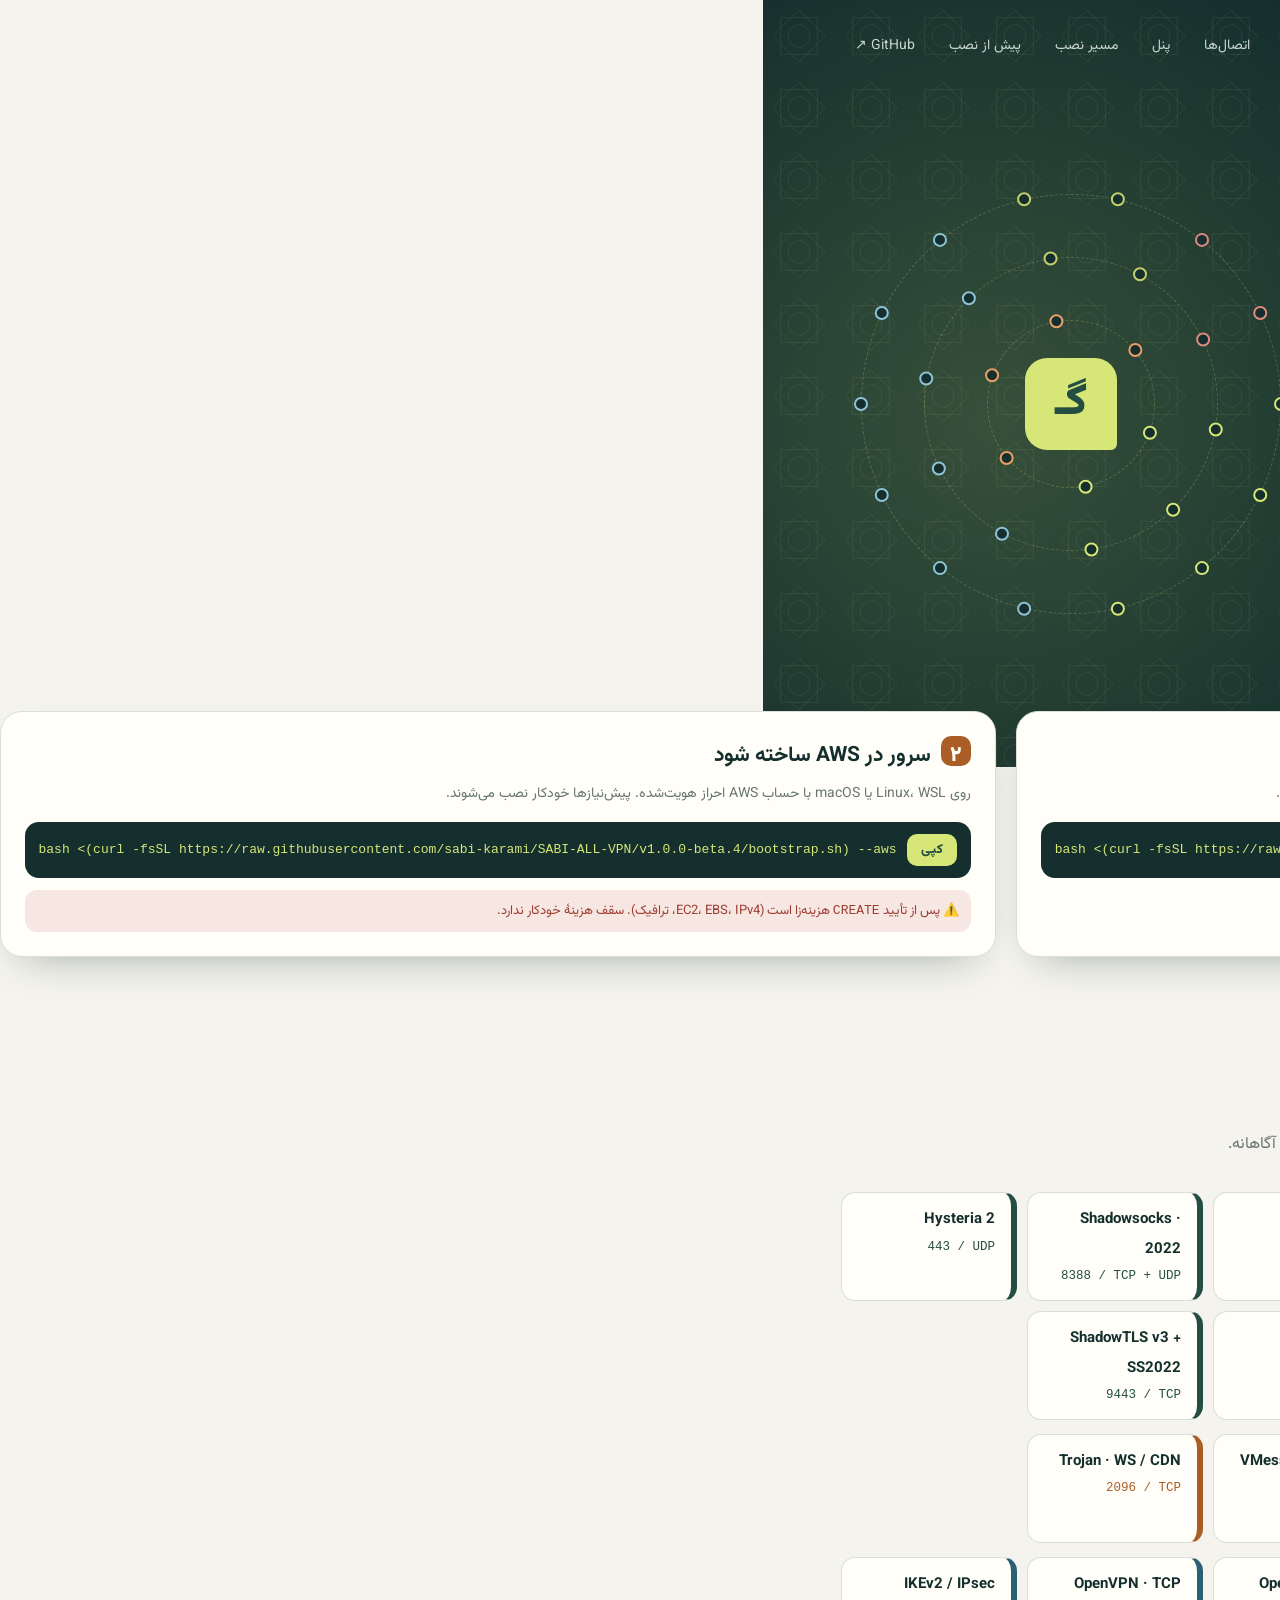
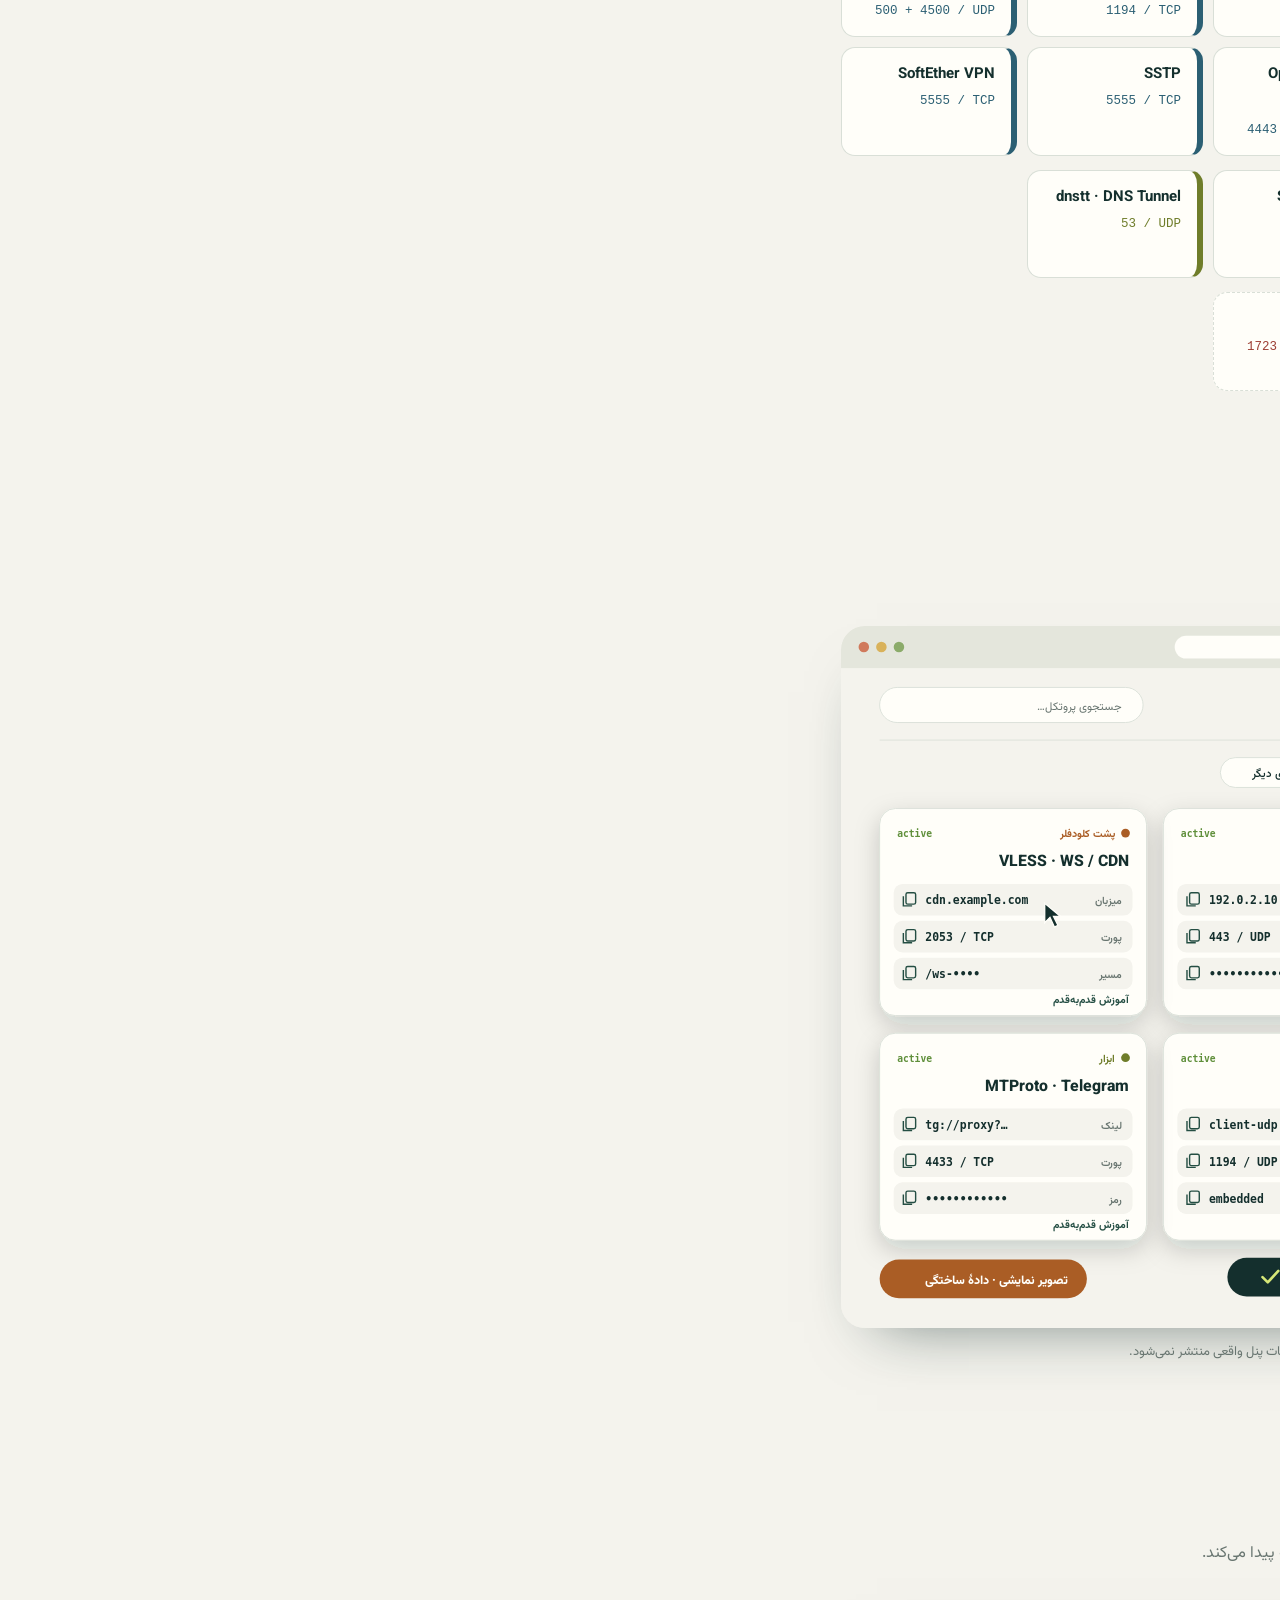
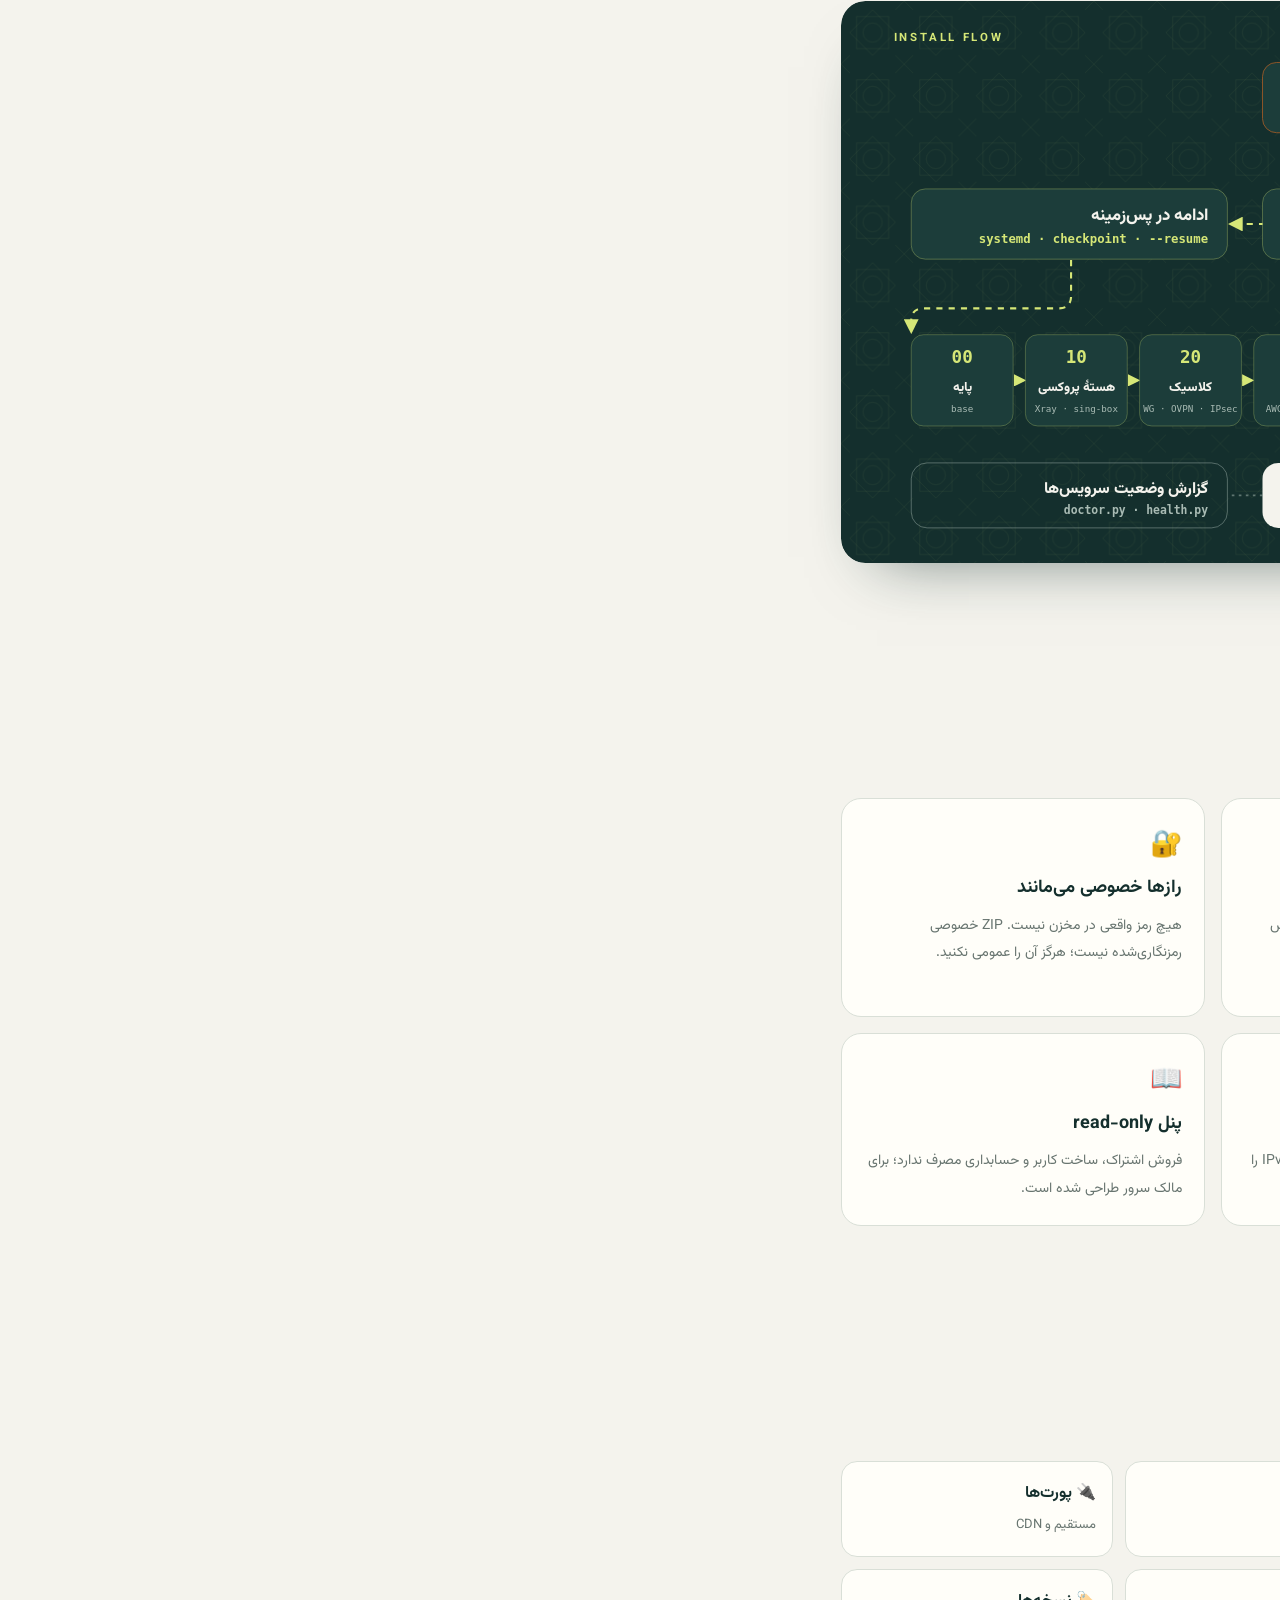
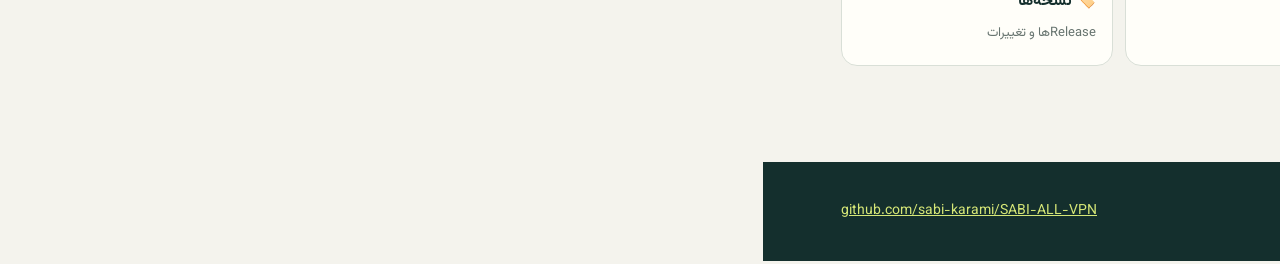
<file: docs/index.html>
<!doctype html>
<html lang="fa" dir="rtl">
<head>
<meta charset="utf-8">
<meta name="viewport" content="width=device-width,initial-scale=1">
<title>SABI ALL VPN — یک دستور، سی کارت اتصال، یک پنل فارسی</title>
<meta name="description" content="نصب‌کنندهٔ چندروشی VPN برای سرور اختصاصی Ubuntu 24.04 با پنل خصوصی فارسی و کلیک برای کپی. نسخهٔ آزمایشی.">
<meta property="og:title" content="SABI ALL VPN">
<meta property="og:description" content="یک دستور، سی کارت اتصال، یک پنل خصوصی فارسی">
<meta name="theme-color" content="#142f2d">
<link rel="icon" href="data:image/svg+xml,%3Csvg xmlns='http://www.w3.org/2000/svg' viewBox='0 0 64 64'%3E%3Crect width='64' height='64' rx='16' fill='%23244e43'/%3E%3Ccircle cx='32' cy='32' r='12' fill='none' stroke='%23d6e777' stroke-width='5'/%3E%3C/svg%3E">
<style>
@font-face{font-family:Vazir;src:url('assets/vazirmatn.woff2') format('woff2');font-weight:100 900;font-display:swap}
:root{--ink:#142f2d;--green:#244e43;--lime:#d6e777;--paper:#f4f3ed;--white:#fffef9;--muted:#687570;--line:#d9dfd7;--orange:#aa5d25;--red:#9d3e33;--blue:#2b5f73;--olive:#6f7d2a;
--girih:url("data:image/svg+xml,%3Csvg xmlns='http://www.w3.org/2000/svg' width='72' height='72'%3E%3Cg fill='none' stroke='%23d6e777' stroke-opacity='.08'%3E%3Cpath d='M36 10L62 36L36 62L10 36Z'/%3E%3Cpath d='M17.6 17.6H54.4V54.4H17.6Z'/%3E%3Ccircle cx='36' cy='36' r='11'/%3E%3C/g%3E%3C/svg%3E")}
*{box-sizing:border-box}html{scroll-behavior:smooth}
body{margin:0;font:16px/1.95 Vazir,Tahoma,sans-serif;color:var(--ink);background:var(--paper)}
a{color:inherit}code,pre{font-family:ui-monospace,SFMono-Regular,Menlo,Consolas,monospace}
.wrap{max-width:1180px;margin:0 auto;padding:0 28px}
header.hero{background:var(--girih),radial-gradient(circle at 18% 55%,rgba(214,231,119,.18),transparent 45%),var(--ink);color:var(--paper);padding:26px 0 90px;overflow:hidden;position:relative}
nav.top{display:flex;align-items:center;justify-content:space-between;gap:16px}
.brand{display:flex;align-items:center;gap:12px;font-weight:900;font-size:20px;text-decoration:none}
.mark{width:42px;height:42px;border-radius:14px 14px 4px 14px;background:var(--lime);color:var(--green);display:grid;place-items:center;font-size:24px;font-weight:900}
nav.top .links{display:flex;gap:6px;flex-wrap:wrap}nav.top .links a{text-decoration:none;font-size:14px;padding:6px 14px;border-radius:99px;color:#c9d6d0}nav.top .links a:hover{background:rgba(214,231,119,.12);color:var(--lime)}
.hero-grid{display:grid;grid-template-columns:1.15fr .85fr;gap:40px;align-items:center;margin-top:64px}
.eyebrow{font:700 12px/1 ui-monospace,monospace;letter-spacing:3px;color:var(--lime);direction:ltr;text-align:right}
h1{font-size:clamp(52px,8vw,104px);line-height:1;margin:18px 0 16px;font-weight:900;letter-spacing:-2px;direction:ltr;text-align:right}h1 em{font-style:normal;color:var(--lime)}
.tag{font-size:clamp(20px,2.6vw,30px);font-weight:700;margin:0}.sub{color:#a9bbb4;margin:8px 0 26px}
.chips{display:flex;gap:10px;flex-wrap:wrap}.chip{border:1px solid rgba(214,231,119,.45);color:var(--lime);border-radius:99px;padding:3px 16px;font-size:14px}.chip.beta{background:var(--lime);color:var(--green);font-weight:800;border-color:var(--lime)}.chip.ver{background:var(--orange);border-color:var(--orange);color:var(--white)}
.orbit{container-type:inline-size;position:relative;aspect-ratio:1;max-width:420px;justify-self:center;width:100%}
.orbit .ring{position:absolute;inset:var(--i);border:1px dashed rgba(214,231,119,.25);border-radius:50%;animation:spin var(--t) linear infinite}
.orbit .ring i{position:absolute;width:14px;height:14px;border-radius:50%;border:2.5px solid var(--c);background:var(--ink);top:50%;left:50%;transform:rotate(var(--a)) translate(var(--r)) rotate(calc(-1*var(--a)));margin:-7px}
.orbit .core{position:absolute;inset:39%;border-radius:22px 22px 6px 22px;background:var(--lime);color:var(--green);display:grid;place-items:center;font-size:44px;font-weight:900;box-shadow:0 0 0 0 rgba(214,231,119,.6);animation:pulse 3s ease-out infinite}
@keyframes spin{to{transform:rotate(360deg)}}@keyframes pulse{to{box-shadow:0 0 0 46px rgba(214,231,119,0)}}
.install{margin-top:-56px;position:relative;z-index:2;display:grid;grid-template-columns:1fr 1fr;gap:20px}
.cmd{background:var(--white);border:1px solid var(--line);border-radius:22px;padding:24px;box-shadow:0 18px 40px -24px rgba(20,47,45,.45)}
.cmd h2{margin:0;font-size:21px}.cmd p{margin:4px 0 14px;color:var(--muted);font-size:14px}
.cmd .n{display:inline-grid;place-items:center;width:30px;height:30px;border-radius:10px;background:var(--green);color:var(--lime);font-weight:900;margin-left:10px}
.cmd.aws .n{background:var(--orange);color:var(--white)}
.code{display:flex;align-items:center;gap:10px;background:var(--ink);color:var(--lime);border-radius:14px;padding:12px 14px;direction:ltr}
.code code{flex:1;overflow-x:auto;white-space:nowrap;font-size:13px;scrollbar-width:thin}
.copy{border:0;background:var(--lime);color:var(--green);border-radius:10px;padding:6px 14px;font:800 13px Vazir,sans-serif;cursor:pointer;flex:none}.copy.ok{background:var(--white)}
.warn{margin-top:12px;font-size:13px;color:var(--red);background:#f6e7e2;border-radius:12px;padding:8px 12px}
section{padding:84px 0 0}section h2.t{font-size:clamp(28px,4vw,42px);margin:0;font-weight:900}section .lead{color:var(--muted);margin:6px 0 32px}
.groups{display:grid;gap:14px}.grp{display:grid;grid-template-columns:190px 1fr;gap:14px}
.grp h3{margin:0;border-radius:18px;padding:16px 18px;color:var(--white);font-size:17px;display:flex;justify-content:space-between;align-items:flex-start}.grp h3 span{font-size:26px;line-height:1;opacity:.85}
.grp ul{list-style:none;margin:0;padding:0;display:grid;grid-template-columns:repeat(auto-fill,minmax(170px,1fr));gap:10px}
.grp li{background:var(--white);border:1px solid var(--line);border-radius:14px;padding:12px 16px;border-right:6px solid var(--c);display:flex;flex-direction:column;opacity:0;transform:translateY(8px);animation:rise .5s ease-out forwards;animation-delay:var(--d)}
.grp li b{font-size:15px;text-align:right}.grp li code{font-size:12.5px;color:var(--c);text-align:right}
.g-direct{--c:var(--green)}.g-cdn{--c:var(--orange)}.g-classic{--c:var(--blue)}.g-tools{--c:var(--olive)}.g-optional{--c:var(--red)}.grp h3{background:var(--c)}.g-optional li{border-style:dashed;border-right-style:solid}
@keyframes rise{to{opacity:1;transform:none}}
figure{margin:0}figure img{width:100%;display:block;border-radius:24px;box-shadow:0 30px 60px -36px rgba(20,47,45,.6)}figcaption{color:var(--muted);font-size:13px;margin-top:12px;text-align:center}
.facts{display:grid;grid-template-columns:repeat(3,1fr);gap:16px}.fact{background:var(--white);border:1px solid var(--line);border-radius:20px;padding:22px}.fact h3{margin:0 0 6px;font-size:18px}.fact p{margin:0;color:var(--muted);font-size:14px}.fact .ic{font-size:26px}
.fact.r{border-color:#e3c3b9;background:#fbf1ed}
.docs{display:grid;grid-template-columns:repeat(4,1fr);gap:12px}.docs a{text-decoration:none;background:var(--white);border:1px solid var(--line);border-radius:16px;padding:16px;transition:transform .2s,border-color .2s}.docs a:hover{transform:translateY(-3px);border-color:var(--green)}.docs b{display:block}.docs span{color:var(--muted);font-size:13px}
footer{margin-top:96px;background:var(--ink);color:#a9bbb4;padding:36px 0;font-size:14px}footer .wrap{display:flex;justify-content:space-between;gap:20px;flex-wrap:wrap}footer a{color:var(--lime)}
@media (max-width:860px){.hero-grid,.install{grid-template-columns:1fr}.orbit{max-width:280px;order:-1}.grp{grid-template-columns:1fr}.facts,.docs{grid-template-columns:1fr 1fr}nav.top .links{display:none}}
@media (max-width:520px){.facts,.docs{grid-template-columns:1fr}.wrap{padding:0 18px}}
@media (prefers-reduced-motion:reduce){*{animation:none!important;transition:none!important}.grp li{opacity:1;transform:none}}
</style>
</head>
<body>
<header class="hero">
 <div class="wrap">
  <nav class="top"><a class="brand" href="https://github.com/sabi-karami/SABI-ALL-VPN"><span class="mark">گـ</span><span dir="ltr">SABI ALL VPN</span></a>
   <div class="links"><a href="#install">نصب</a><a href="#map">اتصال‌ها</a><a href="#panel">پنل</a><a href="#flow">مسیر نصب</a><a href="#facts">پیش از نصب</a><a href="https://github.com/sabi-karami/SABI-ALL-VPN">GitHub ↗</a></div></nav>
  <div class="hero-grid">
   <div>
    <div class="eyebrow">SELF-HOSTED · MULTI-PROTOCOL · PERSIAN PANEL</div>
    <h1>SABI <em>ALL</em> VPN</h1>
    <p class="tag">یک دستور، سی کارت اتصال، یک پنل خصوصی فارسی</p>
    <p class="sub">نصب خودکار روی سرور تازهٔ Ubuntu 24.04 یا ساخت خودکار سرور در AWS — با کلید و رمز تازه برای هر نصب.</p>
    <div class="chips"><span class="chip beta">نسخهٔ آزمایشی</span><span class="chip ver" dir="ltr">v1.0.0-beta.4</span><span class="chip" dir="ltr">Ubuntu 24.04 amd64</span><span class="chip" dir="ltr">AWS + Cloudflare</span><span class="chip">MIT</span></div>
   </div>
   <div class="orbit" aria-hidden="true">
    <div class="ring" style="--i:0;--t:120s"><i style="--a:0.0deg;--r:50cqw;--c:#d6e777"></i><i style="--a:25.7deg;--r:50cqw;--c:#d6e777"></i><i style="--a:51.4deg;--r:50cqw;--c:#d6e777"></i><i style="--a:77.1deg;--r:50cqw;--c:#d6e777"></i><i style="--a:102.9deg;--r:50cqw;--c:#8fc3d6"></i><i style="--a:128.6deg;--r:50cqw;--c:#8fc3d6"></i><i style="--a:154.3deg;--r:50cqw;--c:#8fc3d6"></i><i style="--a:180.0deg;--r:50cqw;--c:#8fc3d6"></i><i style="--a:205.7deg;--r:50cqw;--c:#8fc3d6"></i><i style="--a:231.4deg;--r:50cqw;--c:#8fc3d6"></i><i style="--a:257.1deg;--r:50cqw;--c:#c3cf6a"></i><i style="--a:282.9deg;--r:50cqw;--c:#c3cf6a"></i><i style="--a:308.6deg;--r:50cqw;--c:#e08a7f"></i><i style="--a:334.3deg;--r:50cqw;--c:#e08a7f"></i></div>
    <div class="ring" style="--i:15%;--t:80s;animation-direction:reverse"><i style="--a:10deg;--r:35cqw;--c:#d6e777"></i><i style="--a:46deg;--r:35cqw;--c:#d6e777"></i><i style="--a:82deg;--r:35cqw;--c:#d6e777"></i><i style="--a:118deg;--r:35cqw;--c:#8fc3d6"></i><i style="--a:154deg;--r:35cqw;--c:#8fc3d6"></i><i style="--a:190deg;--r:35cqw;--c:#8fc3d6"></i><i style="--a:226deg;--r:35cqw;--c:#8fc3d6"></i><i style="--a:262deg;--r:35cqw;--c:#c3cf6a"></i><i style="--a:298deg;--r:35cqw;--c:#c3cf6a"></i><i style="--a:334deg;--r:35cqw;--c:#e08a7f"></i></div>
    <div class="ring" style="--i:30%;--t:50s"><i style="--a:20deg;--r:20cqw;--c:#d6e777"></i><i style="--a:80deg;--r:20cqw;--c:#d6e777"></i><i style="--a:140deg;--r:20cqw;--c:#e9a066"></i><i style="--a:200deg;--r:20cqw;--c:#e9a066"></i><i style="--a:260deg;--r:20cqw;--c:#e9a066"></i><i style="--a:320deg;--r:20cqw;--c:#e9a066"></i></div>
    <div class="core">گـ</div>
   </div>
  </div>
 </div>
</header>
<main class="wrap">
 <div class="install" id="install">
  <div class="cmd"><h2><span class="n">۱</span>سرور آماده دارید</h2><p>روی سرور تازهٔ Ubuntu 24.04 amd64 از طریق SSH اجرا کنید. curl، Python 3 و venv اگر نباشند خودکار نصب می‌شوند.</p>
   <div class="code"><code>bash &lt;(curl -fsSL https://raw.githubusercontent.com/sabi-karami/SABI-ALL-VPN/v1.0.0-beta.4/bootstrap.sh)</code><button class="copy" data-copy="bash &lt;(curl -fsSL https://raw.githubusercontent.com/sabi-karami/SABI-ALL-VPN/v1.0.0-beta.4/bootstrap.sh)">کپی</button></div></div>
  <div class="cmd aws"><h2><span class="n">۲</span>سرور در AWS ساخته شود</h2><p>روی Linux، WSL یا macOS با حساب AWS احراز هویت‌شده. پیش‌نیازها خودکار نصب می‌شوند.</p>
   <div class="code"><code>bash &lt;(curl -fsSL https://raw.githubusercontent.com/sabi-karami/SABI-ALL-VPN/v1.0.0-beta.4/bootstrap.sh) --aws</code><button class="copy" data-copy="bash &lt;(curl -fsSL https://raw.githubusercontent.com/sabi-karami/SABI-ALL-VPN/v1.0.0-beta.4/bootstrap.sh) --aws">کپی</button></div>
   <div class="warn">⚠️ پس از تأیید <code>CREATE</code> هزینه‌زا است (EC2، EBS، IPv4، ترافیک). سقف هزینهٔ خودکار ندارد.</div></div>
 </div>
 <section id="map"><h2 class="t">نقشهٔ اتصال‌ها</h2><p class="lead">۳۰ کارت در پنج گروه با پورت پیش‌فرض. پیش‌فرض ۲۷ کارت است؛ PPTP و SOCKS/HTTP خام فقط با انتخاب آگاهانه.</p>
  <div class="groups"><div class="grp g-direct"><h3>مستقیم<span>9</span></h3><ul><li style="--d:25ms"><b dir="ltr">VLESS · REALITY / Xray</b><code dir="ltr">443 / TCP</code></li><li style="--d:50ms"><b dir="ltr">VLESS · REALITY / sing-box</b><code dir="ltr">3443 / TCP</code></li><li style="--d:75ms"><b dir="ltr">Trojan · TLS</b><code dir="ltr">8443 / TCP</code></li><li style="--d:100ms"><b dir="ltr">Shadowsocks · 2022</b><code dir="ltr">8388 / TCP + UDP</code></li><li style="--d:125ms"><b dir="ltr">Hysteria 2</b><code dir="ltr">443 / UDP</code></li><li style="--d:150ms"><b dir="ltr">TUIC</b><code dir="ltr">8443 / UDP</code></li><li style="--d:175ms"><b dir="ltr">AnyTLS</b><code dir="ltr">11443 / TCP</code></li><li style="--d:200ms"><b dir="ltr">NaiveProxy</b><code dir="ltr">10443 / TCP</code></li><li style="--d:225ms"><b dir="ltr">ShadowTLS v3 + SS2022</b><code dir="ltr">9443 / TCP</code></li></ul></div><div class="grp g-cdn"><h3>پشت کلودفلر<span>4</span></h3><ul><li style="--d:250ms"><b dir="ltr">VLESS · WS / CDN</b><code dir="ltr">2053 / TCP</code></li><li style="--d:275ms"><b dir="ltr">VLESS · XHTTP / CDN</b><code dir="ltr">2083 / TCP</code></li><li style="--d:300ms"><b dir="ltr">VMess · WS / CDN</b><code dir="ltr">2087 / TCP</code></li><li style="--d:325ms"><b dir="ltr">Trojan · WS / CDN</b><code dir="ltr">2096 / TCP</code></li></ul></div><div class="grp g-classic"><h3>وی‌پی‌ان کلاسیک<span>10</span></h3><ul><li style="--d:350ms"><b dir="ltr">WireGuard</b><code dir="ltr">51820 / UDP</code></li><li style="--d:375ms"><b dir="ltr">AmneziaWG</b><code dir="ltr">51821 / UDP</code></li><li style="--d:400ms"><b dir="ltr">OpenVPN · UDP</b><code dir="ltr">1194 / UDP</code></li><li style="--d:425ms"><b dir="ltr">OpenVPN · TCP</b><code dir="ltr">1194 / TCP</code></li><li style="--d:450ms"><b dir="ltr">IKEv2 / IPsec</b><code dir="ltr">500 + 4500 / UDP</code></li><li style="--d:475ms"><b dir="ltr">L2TP / IPsec</b><code dir="ltr">500 + 4500 / UDP</code></li><li style="--d:500ms"><b dir="ltr">IPsec · XAuth</b><code dir="ltr">500 + 4500 / UDP</code></li><li style="--d:525ms"><b dir="ltr">OpenConnect / AnyConnect</b><code dir="ltr">4443 / TCP + UDP</code></li><li style="--d:550ms"><b dir="ltr">SSTP</b><code dir="ltr">5555 / TCP</code></li><li style="--d:575ms"><b dir="ltr">SoftEther VPN</b><code dir="ltr">5555 / TCP</code></li></ul></div><div class="grp g-tools"><h3>ابزارهای دیگر<span>4</span></h3><ul><li style="--d:600ms"><b dir="ltr">MTProto · Telegram</b><code dir="ltr">4433 / TCP</code></li><li style="--d:625ms"><b dir="ltr">Tor · obfs4 Bridge</b><code dir="ltr">7443 / TCP</code></li><li style="--d:650ms"><b dir="ltr">SSH · SOCKS Tunnel</b><code dir="ltr">22 / TCP</code></li><li style="--d:675ms"><b dir="ltr">dnstt · DNS Tunnel</b><code dir="ltr">53 / UDP</code></li></ul></div><div class="grp g-optional"><h3>اختیاری، پیش‌فرض خاموش<span>3</span></h3><ul><li style="--d:700ms"><b dir="ltr">SOCKS5</b><code dir="ltr">1080 / TCP</code></li><li style="--d:725ms"><b dir="ltr">HTTP Proxy</b><code dir="ltr">1080 / TCP</code></li><li style="--d:750ms"><b dir="ltr">PPTP</b><code dir="ltr">1723 / TCP + GRE</code></li></ul></div></div></section>
 <section id="panel"><h2 class="t">پنل خصوصی فارسی</h2><p class="lead">کلیک روی هر مقدار = کپی. رمزها پیش‌فرض پنهان‌اند، آموزش هر روش و دانلود فایل‌ها بعد از ورود.</p>
  <figure><img src="assets/panel-mockup.svg" alt="تصویر نمایشی پنل با دادهٔ ساختگی" loading="lazy"><figcaption>تصویر نمایشی با دادهٔ ساختگی (<span dir="ltr">vpn.example.com · 192.0.2.10</span>) — اسکرین‌شات پنل واقعی منتشر نمی‌شود.</figcaption></figure></section>
 <section id="flow"><h2 class="t">مسیر نصب</h2><p class="lead">پس از پرسش‌های اولیه، نصب در سرویس systemd ادامه می‌یابد و با <code dir="ltr">--resume</code> از آخرین checkpoint ادامه پیدا می‌کند.</p>
  <figure><img src="assets/install-flow.svg" alt="مسیر نصب: bootstrap، install.sh، نُه ماژول، پنل و ZIP" loading="lazy"></figure></section>
 <section id="facts"><h2 class="t">پیش از نصب بدانید</h2><p class="lead">صادقانه: این چیزها را تضمین نمی‌کنیم.</p>
  <div class="facts">
   <div class="fact r"><div class="ic">⏳</div><h3>هنوز آزمایشی است</h3><p>نصب کامل fresh-host و AWS انتهابه‌انتهای این نسخه هنوز انجام نشده. اول روی ماشین disposable امتحان کنید.</p></div>
   <div class="fact"><div class="ic">🖥️</div><h3>فقط سرور اختصاصی</h3><p>Ubuntu 24.04 amd64 تازه. روی سروری که سرویس دیگری دارد اجرا نکنید؛ rollback کامل وجود ندارد.</p></div>
   <div class="fact"><div class="ic">🔐</div><h3>رازها خصوصی می‌مانند</h3><p>هیچ رمز واقعی در مخزن نیست. ZIP خصوصی رمزنگاری‌شده نیست؛ هرگز آن را عمومی نکنید.</p></div>
   <div class="fact"><div class="ic">🌐</div><h3>بدون تضمین عبور</h3><p>فیلترینگ، DNS، سیاست دیتاسنتر و کلاینت‌ها متفاوت‌اند. وضعیت پنل تست اتصال از اینترنت شما نیست.</p></div>
   <div class="fact"><div class="ic">🧭</div><h3>IPv4 در اولویت</h3><p>مسیر IPv6 در فایل‌های WG/AWG تنظیم نشده؛ IPv6 را روی کلاینت مدیریت کنید. تضمین عدم نشت نیست.</p></div>
   <div class="fact"><div class="ic">📖</div><h3>پنل read-only</h3><p>فروش اشتراک، ساخت کاربر و حسابداری مصرف ندارد؛ برای مالک سرور طراحی شده است.</p></div>
  </div></section>
 <section id="docs"><h2 class="t">مستندات</h2><p class="lead">همه‌چیز در GitHub.</p>
  <div class="docs">
   <a href="https://github.com/sabi-karami/SABI-ALL-VPN/blob/main/docs/PROTOCOLS.fa.md"><b>📘 آموزش روش‌ها</b><span>قدم‌به‌قدم برای هر کارت</span></a>
   <a href="https://github.com/sabi-karami/SABI-ALL-VPN/blob/main/docs/AWS.fa.md"><b>☁️ AWS</b><span>مجوز، هزینه، حذف</span></a>
   <a href="https://github.com/sabi-karami/SABI-ALL-VPN/blob/main/docs/CLOUDFLARE.fa.md"><b>🌩️ Cloudflare</b><span>دامنه و TLS</span></a>
   <a href="https://github.com/sabi-karami/SABI-ALL-VPN/blob/main/docs/PORTS.md"><b>🔌 پورت‌ها</b><span>مستقیم و CDN</span></a>
   <a href="https://github.com/sabi-karami/SABI-ALL-VPN/blob/main/docs/OPERATIONS.fa.md"><b>🧰 عملیات</b><span>ادامه، عیب‌یابی</span></a>
   <a href="https://github.com/sabi-karami/SABI-ALL-VPN/blob/main/SECURITY.md"><b>🛡️ امنیت</b><span>سیاست رمزها</span></a>
   <a href="https://github.com/sabi-karami/SABI-ALL-VPN/blob/main/docs/TESTING.md"><b>🧪 آزمون</b><span>چه تست شده</span></a>
   <a href="https://github.com/sabi-karami/SABI-ALL-VPN/releases"><b>🏷️ نسخه‌ها</b><span>Releaseها و تغییرات</span></a>
  </div></section>
</main>
<footer><div class="wrap"><span>SABI ALL VPN · MIT · فونت Vazirmatn (SIL OFL)</span><span><a href="https://github.com/sabi-karami/SABI-ALL-VPN">github.com/sabi-karami/SABI-ALL-VPN</a></span></div></footer>
<script>
document.querySelectorAll('.copy').forEach(b=>b.addEventListener('click',async()=>{
 const t=b.dataset.copy;try{await navigator.clipboard.writeText(t)}catch(e){const a=document.createElement('textarea');a.value=t;document.body.appendChild(a);a.select();document.execCommand('copy');a.remove()}
 b.textContent='کپی شد ✓';b.classList.add('ok');setTimeout(()=>{b.textContent='کپی';b.classList.remove('ok')},1600)}));
</script>
</body>
</html>
</file>
